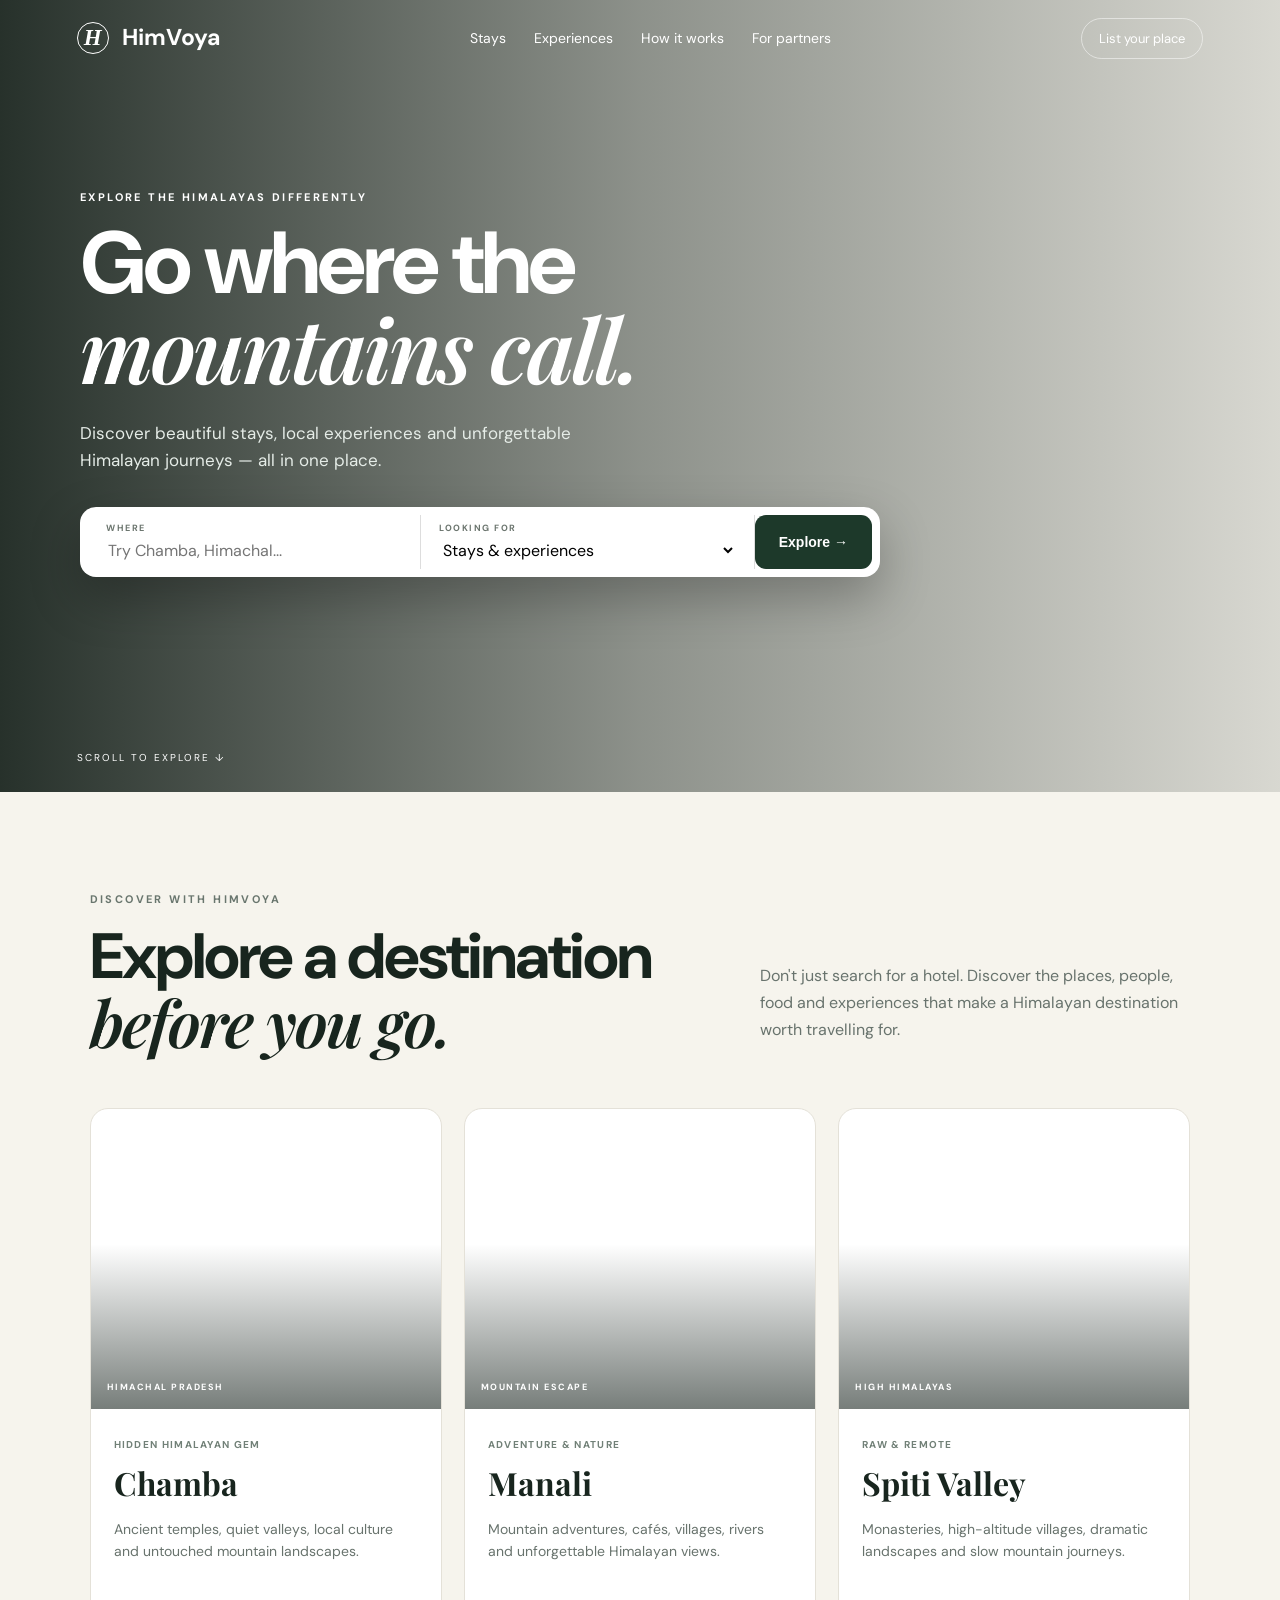
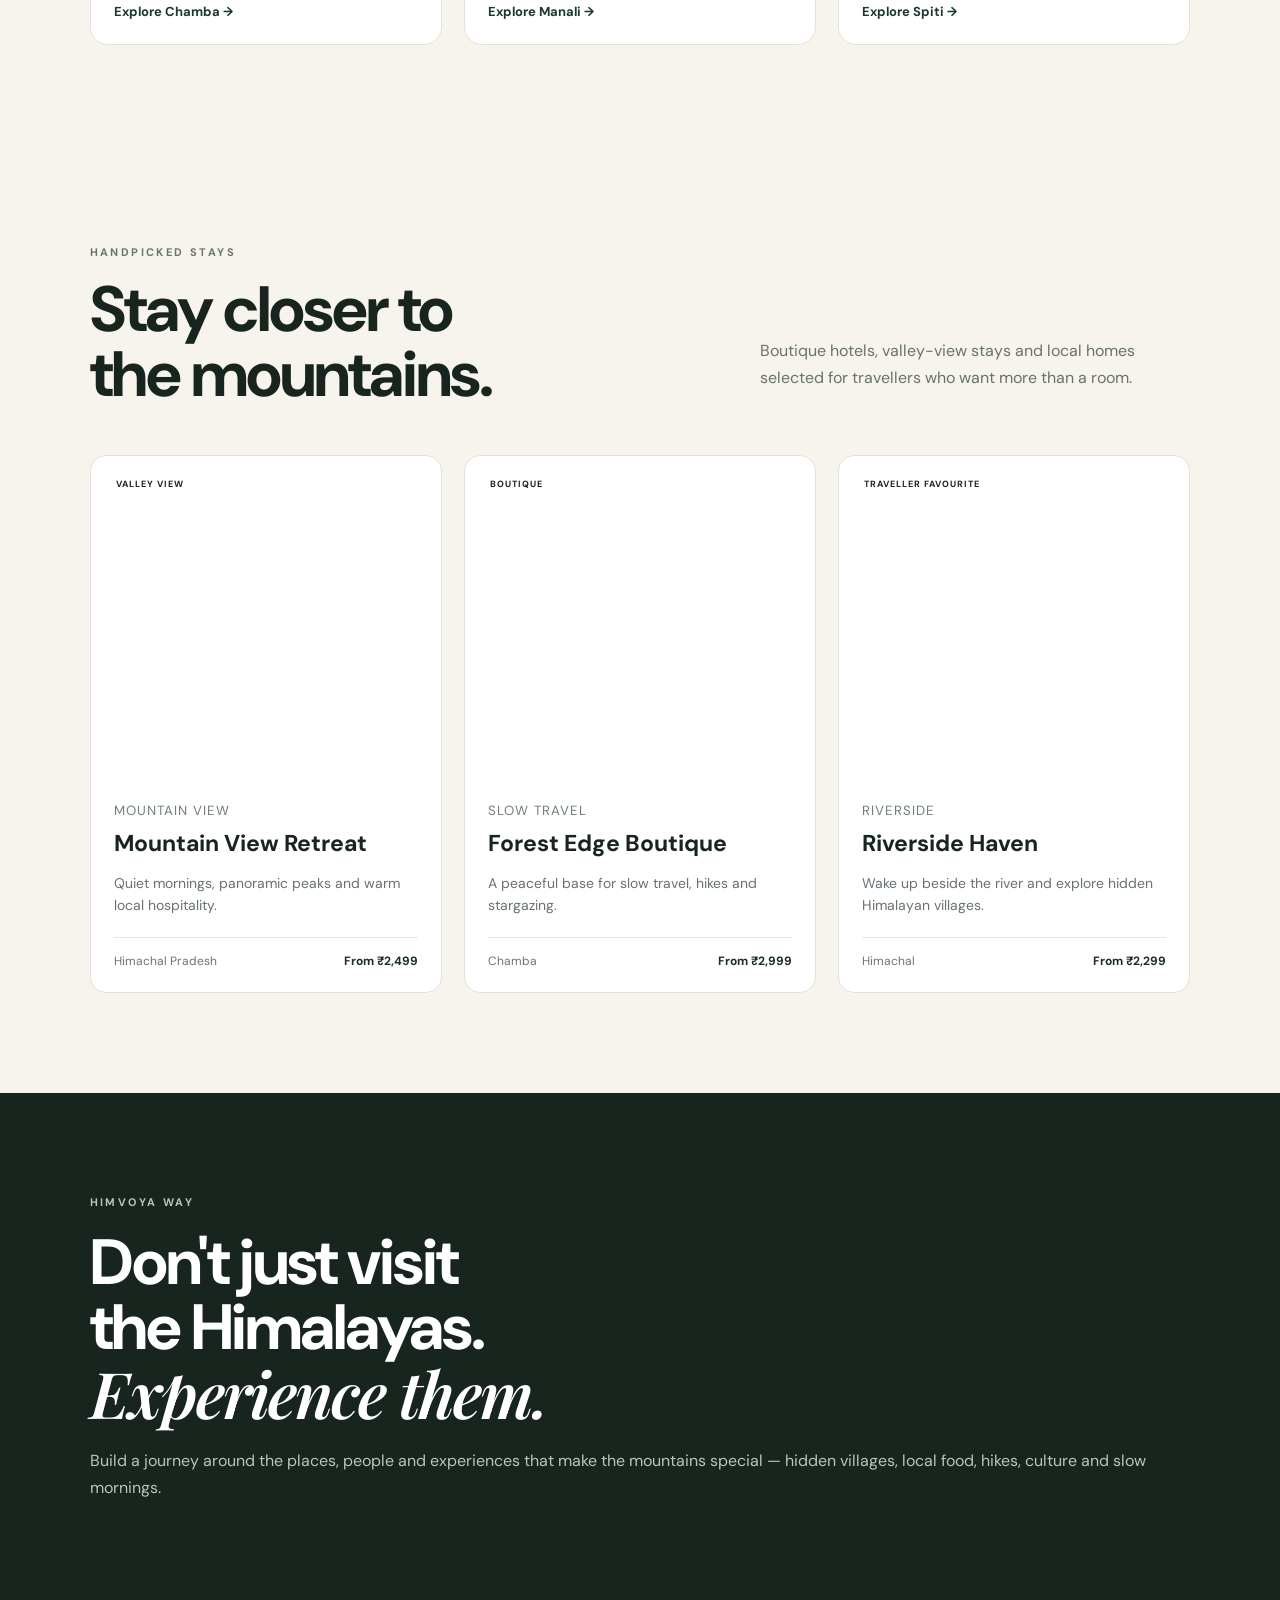
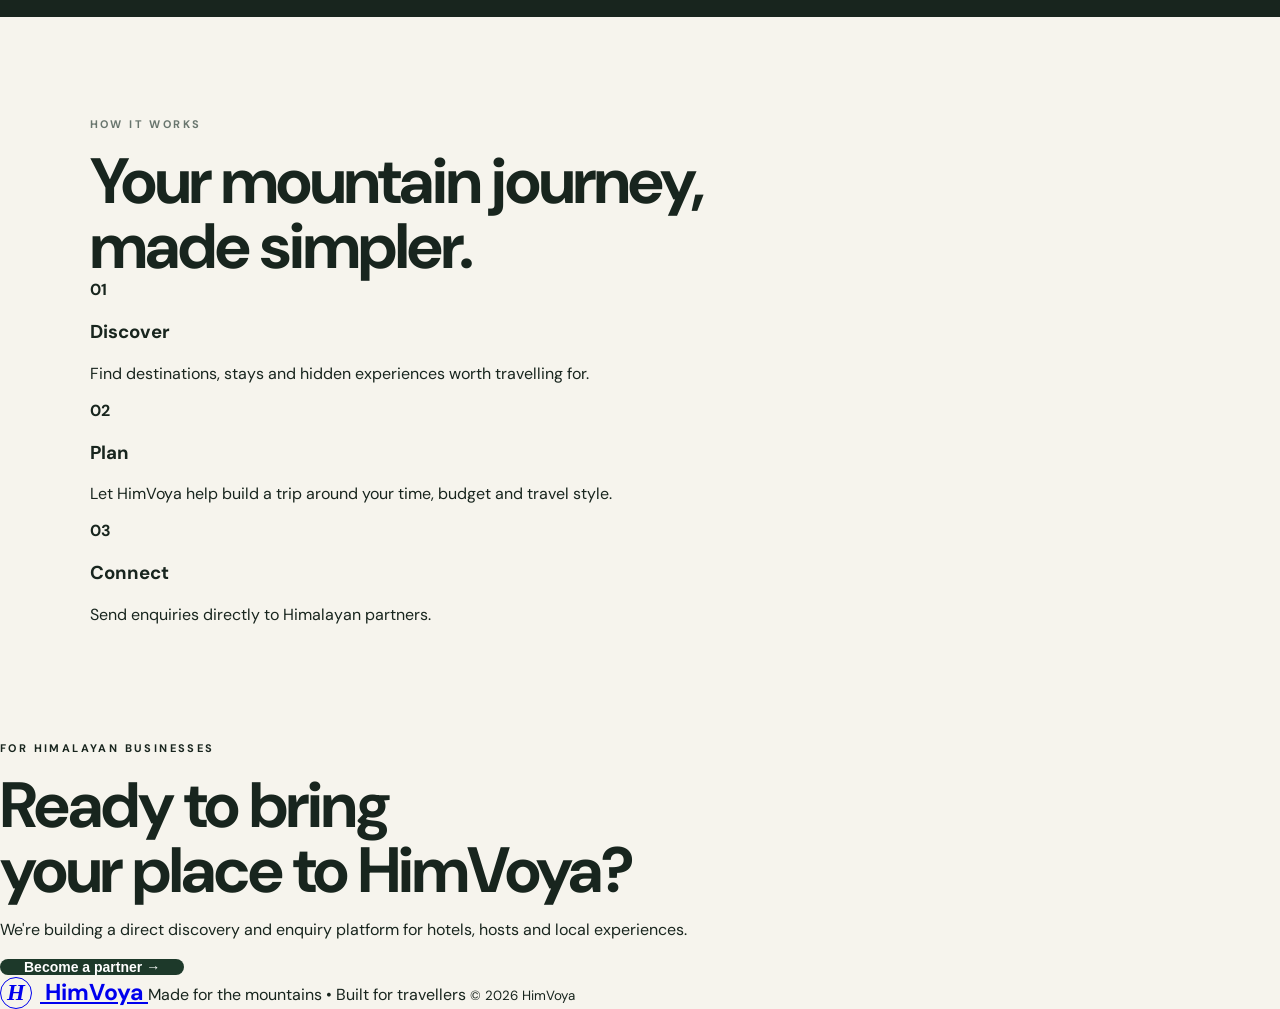
<file: index.html>
<!doctype html>
<html lang="en">

<head>
  <meta charset="UTF-8">
  <meta name="viewport" content="width=device-width,initial-scale=1">

  <meta
    name="description"
    content="HimVoya — explore Himalayan destinations, stays, experiences and AI-powered journeys."
  >

  <title>HimVoya — Explore the Himalayas Differently</title>

  <link rel="stylesheet" href="styles.css">
</head>

<body>

  <!-- =========================
       NAVIGATION
  ========================== -->

  <header class="nav">

    <a class="logo" href="#">
      <i>H</i> HimVoya
    </a>

    <nav>
      <a href="#stays">Stays</a>
      <a href="#experiences">Experiences</a>
      <a href="#how">How it works</a>
      <a href="#partner">For partners</a>
    </nav>

    <a class="outline" href="#partner" id="listPlaceBtn">
      List your place
    </a>

  </header>


  <!-- =========================
       HERO
  ========================== -->

  <section class="hero">

    <div class="shade"></div>

    <div class="hero-inner">

      <p class="eyebrow">
        EXPLORE THE HIMALAYAS DIFFERENTLY
      </p>

      <h1>
        Go where the<br>
        <em>mountains call.</em>
      </h1>

      <p class="lead">
        Discover beautiful stays, local experiences and unforgettable
        Himalayan journeys — all in one place.
      </p>


      <!-- SEARCH -->

      <form class="search" id="search">

        <div>

          <label for="where">
            WHERE
          </label>

          <input
            id="where"
            type="text"
            placeholder="Try Chamba, Himachal..."
            autocomplete="off"
          >

        </div>


        <div>

          <label for="kind">
            LOOKING FOR
          </label>

          <select id="kind">

            <option value="all">
              Stays & experiences
            </option>

            <option value="stay">
              Stays
            </option>

            <option value="experience">
              Experiences
            </option>

          </select>

        </div>


        <button type="submit">
          Explore <b>→</b>
        </button>

      </form>


      <p id="result"></p>

    </div>


    <span class="scroll">
      SCROLL TO EXPLORE ↓
    </span>

  </section>


  <!-- =========================
       DESTINATION DISCOVERY
  ========================== -->

  <section class="section destination-section" id="destinations">

    <div class="head">

      <div>

        <p class="eyebrow dark">
          DISCOVER WITH HIMVOYA
        </p>

        <h2>
          Explore a destination<br>
          <em>before you go.</em>
        </h2>

      </div>

      <p>
        Don't just search for a hotel. Discover the places,
        people, food and experiences that make a Himalayan
        destination worth travelling for.
      </p>

    </div>


    <div class="destination-cards">


      <!-- CHAMBA -->

      <article
        class="destination-card"
        data-destination="chamba"
      >

        <div class="destination-photo destination-chamba">

          <span>
            HIMACHAL PRADESH
          </span>

        </div>

        <div class="destination-body">

          <small>
            HIDDEN HIMALAYAN GEM
          </small>

          <h3>
            Chamba
          </h3>

          <p>
            Ancient temples, quiet valleys, local culture
            and untouched mountain landscapes.
          </p>

          <button
            class="destination-explore-btn"
            data-destination="chamba"
            type="button"
          >
            Explore Chamba →
          </button>

        </div>

      </article>


      <!-- MANALI -->

      <article
        class="destination-card"
        data-destination="manali"
      >

        <div class="destination-photo destination-manali">

          <span>
            MOUNTAIN ESCAPE
          </span>

        </div>

        <div class="destination-body">

          <small>
            ADVENTURE & NATURE
          </small>

          <h3>
            Manali
          </h3>

          <p>
            Mountain adventures, cafés, villages, rivers
            and unforgettable Himalayan views.
          </p>

          <button
            class="destination-explore-btn"
            data-destination="manali"
            type="button"
          >
            Explore Manali →
          </button>

        </div>

      </article>


      <!-- SPITI -->

      <article
        class="destination-card"
        data-destination="spiti"
      >

        <div class="destination-photo destination-spiti">

          <span>
            HIGH HIMALAYAS
          </span>

        </div>

        <div class="destination-body">

          <small>
            RAW & REMOTE
          </small>

          <h3>
            Spiti Valley
          </h3>

          <p>
            Monasteries, high-altitude villages, dramatic
            landscapes and slow mountain journeys.
          </p>

          <button
            class="destination-explore-btn"
            data-destination="spiti"
            type="button"
          >
            Explore Spiti →
          </button>

        </div>

      </article>

    </div>

  </section>


  <!-- =========================
       STAYS
  ========================== -->

  <section class="section" id="stays">

    <div class="head">

      <div>

        <p class="eyebrow dark">
          HANDPICKED STAYS
        </p>

        <h2>
          Stay closer to<br>
          the mountains.
        </h2>

      </div>


      <p>
        Boutique hotels, valley-view stays and local homes
        selected for travellers who want more than a room.
      </p>

    </div>


    <div class="cards" id="cards">


      <!-- PROPERTY 1 -->

      <article
        class="card"
        data-place="himachal"
        data-type="stay"
      >

        <div class="photo p1">

          <span>
            VALLEY VIEW
          </span>

        </div>

        <div class="body">

          <small>
            Mountain View
          </small>

          <h3>
            Mountain View Retreat
          </h3>

          <p>
            Quiet mornings, panoramic peaks and warm local hospitality.
          </p>

          <footer>

            <span>
              Himachal Pradesh
            </span>

            <strong>
              From ₹2,499
            </strong>

          </footer>

        </div>

      </article>


      <!-- PROPERTY 2 -->

      <article
        class="card"
        data-place="chamba"
        data-type="stay"
      >

        <div class="photo p2">

          <span>
            BOUTIQUE
          </span>

        </div>

        <div class="body">

          <small>
            Slow travel
          </small>

          <h3>
            Forest Edge Boutique
          </h3>

          <p>
            A peaceful base for slow travel, hikes and stargazing.
          </p>

          <footer>

            <span>
              Chamba
            </span>

            <strong>
              From ₹2,999
            </strong>

          </footer>

        </div>

      </article>


      <!-- PROPERTY 3 -->

      <article
        class="card"
        data-place="himachal"
        data-type="stay"
      >

        <div class="photo p3">

          <span>
            TRAVELLER FAVOURITE
          </span>

        </div>

        <div class="body">

          <small>
            Riverside
          </small>

          <h3>
            Riverside Haven
          </h3>

          <p>
            Wake up beside the river and explore hidden Himalayan villages.
          </p>

          <footer>

            <span>
              Himachal
            </span>

            <strong>
              From ₹2,299
            </strong>

          </footer>

        </div>

      </article>

    </div>

  </section>


  <!-- =========================
       EXPERIENCES
  ========================== -->

  <section
    class="dark-section"
    id="experiences"
  >

    <div>

      <p class="eyebrow">
        HIMVOYA WAY
      </p>

      <h2>
        Don't just visit<br>
        the Himalayas.<br>
        <em>Experience them.</em>
      </h2>

    </div>


    <p>
      Build a journey around the places, people and experiences
      that make the mountains special — hidden villages, local
      food, hikes, culture and slow mornings.
    </p>

  </section>


  <!-- =========================
       HOW IT WORKS
  ========================== -->

  <section
    class="section"
    id="how"
  >

    <p class="eyebrow dark">
      HOW IT WORKS
    </p>

    <h2>
      Your mountain journey,<br>
      made simpler.
    </h2>


    <div class="steps">

      <div>

        <b>01</b>

        <h3>
          Discover
        </h3>

        <p>
          Find destinations, stays and hidden experiences
          worth travelling for.
        </p>

      </div>


      <div>

        <b>02</b>

        <h3>
          Plan
        </h3>

        <p>
          Let HimVoya help build a trip around your time,
          budget and travel style.
        </p>

      </div>


      <div>

        <b>03</b>

        <h3>
          Connect
        </h3>

        <p>
          Send enquiries directly to Himalayan partners.
        </p>

      </div>

    </div>

  </section>


  <!-- =========================
       PARTNER
  ========================== -->

  <section
    class="partner"
    id="partner"
  >

    <div>

      <p class="eyebrow">
        FOR HIMALAYAN BUSINESSES
      </p>

      <h2>
        Ready to bring<br>
        your place to HimVoya?
      </h2>

      <p>
        We're building a direct discovery and enquiry platform
        for hotels, hosts and local experiences.
      </p>

    </div>


    <button
      id="partnerBtn"
      type="button"
    >
      Become a partner →
    </button>

  </section>


  <!-- =========================
       FOOTER
  ========================== -->

  <footer>

    <a class="logo" href="#">
      <i>H</i> HimVoya
    </a>

    <span>
      Made for the mountains • Built for travellers
    </span>

    <small>
      © 2026 HimVoya
    </small>

  </footer>


  <!-- =====================================================
       DESTINATION EXPERIENCE
  ====================================================== -->

  <div
    class="destination-experience"
    id="destinationExperience"
    aria-hidden="true"
  >

    <div
      class="destination-experience-backdrop"
      id="destinationExperienceBackdrop"
    ></div>


    <div
      class="destination-experience-panel"
      role="dialog"
      aria-modal="true"
      aria-labelledby="destinationTitle"
    >


      <!-- CLOSE -->

      <button
        class="destination-close"
        id="destinationClose"
        type="button"
        aria-label="Close destination experience"
      >
        ×
      </button>


      <!-- =========================
           DESTINATION HERO
      ========================== -->

      <div
        class="destination-hero"
        id="destinationHero"
      >

        <div class="destination-hero-overlay"></div>

        <div class="destination-hero-content">

          <p class="eyebrow">
            HIMVOYA DESTINATION EXPERIENCE
          </p>

          <h2 id="destinationTitle">
            Chamba
          </h2>

          <p id="destinationSubtitle">
            Discover the soul of the Himalayas.
          </p>

          <div class="destination-actions">

            <button
              class="destination-primary"
              id="askAIButton"
              type="button"
            >
              ✦ Ask HimVoya AI
            </button>

            <button
              class="destination-secondary"
              id="buildTripButton"
              type="button"
            >
              Build My Trip →
            </button>

            <button
              class="destination-secondary"
              id="virtualTourButton"
              type="button"
            >
              🎥 Virtual Tour →
            </button>

          </div>

        </div>

      </div>


      <!-- =========================
           VIRTUAL TOUR
      ========================== -->

      <section
        class="virtual-tour-section"
        id="virtualTourSection"
      >

        <div class="destination-section-heading">

          <p class="eyebrow dark">
            EXPLORE BEFORE YOU GO
          </p>

          <h3>
            Virtual Tour
          </h3>

        </div>

        <iframe
          id="tourVideoFrame"
          width="100%"
          height="400"
          style="border:0; border-radius:12px; margin-bottom:16px;"
          allow="autoplay; encrypted-media"
          allowfullscreen
        ></iframe>

        <iframe
          id="tourMapFrame"
          width="100%"
          height="300"
          style="border:0; border-radius:12px; margin-bottom:16px;"
        ></iframe>

        <div
          id="tourGallery"
          class="tour-gallery"
        ></div>

      </section>


      <!-- =========================
           AI GUIDE
      ========================== -->

      <section class="ai-guide-section">

        <div class="ai-guide-intro">

          <div>

            <p class="eyebrow dark">
              YOUR AI MOUNTAIN GUIDE
            </p>

            <h3>
              Ask HimVoya
            </h3>

            <p>
              Tell us what kind of journey you want.
              HimVoya AI will help you discover the destination.
            </p>

          </div>

          <span class="ai-status">
            ● AI GUIDE
          </span>

        </div>


        <div
          class="ai-chat"
          id="aiChat"
        >

          <div class="ai-message">

            <div class="ai-avatar">
              H
            </div>

            <div>

              <strong>
                HimVoya AI
              </strong>

              <p>
                Namaste 👋 I'm your HimVoya guide.
                Ask me anything about this destination.
              </p>

            </div>

          </div>

        </div>


        <div class="ai-suggestions">

          <button
            type="button"
            data-ai-question="What should I do here for 2 days?"
          >
            🗓️ 2-day itinerary
          </button>

          <button
            type="button"
            data-ai-question="What are the hidden places here?"
          >
            📍 Hidden places
          </button>

          <button
            type="button"
            data-ai-question="What local food should I try?"
          >
            🍲 Local food
          </button>

          <button
            type="button"
            data-ai-question="What experiences are best for couples?"
          >
            ❤️ Couple trip
          </button>

        </div>


        <form
          class="ai-input"
          id="aiForm"
        >

          <input
            id="aiQuestion"
            type="text"
            placeholder="Ask anything about this destination..."
            autocomplete="off"
          >

          <button
            type="submit"
            aria-label="Ask HimVoya AI"
          >
            →
          </button>

        </form>

      </section>


      <!-- =========================
           DESTINATION HIGHLIGHTS
      ========================== -->

      <section class="destination-content-section">

        <div class="destination-section-heading">

          <p class="eyebrow dark">
            DON'T MISS
          </p>

          <h3>
            Places worth experiencing.
          </h3>

        </div>


        <div class="experience-grid">


          <article class="experience-item">

            <div class="experience-icon">
              🏔️
            </div>

            <div>

              <h4>
                Mountain Views
              </h4>

              <p>
                Discover viewpoints and peaceful valleys away
                from crowded tourist spots.
              </p>

            </div>

          </article>


          <article class="experience-item">

            <div class="experience-icon">
              🛕
            </div>

            <div>

              <h4>
                Local Culture
              </h4>

              <p>
                Explore temples, villages and stories that
                give the destination its character.
              </p>

            </div>

          </article>


          <article class="experience-item">

            <div class="experience-icon">
              🌲
            </div>

            <div>

              <h4>
                Nature & Trails
              </h4>

              <p>
                Find walks, forest trails and slow Himalayan
                experiences.
              </p>

            </div>

          </article>


          <article class="experience-item">

            <div class="experience-icon">
              🍲
            </div>

            <div>

              <h4>
                Local Flavours
              </h4>

              <p>
                Taste regional food and discover authentic
                local dining experiences.
              </p>

            </div>

          </article>

        </div>

      </section>


      <!-- =========================
           AI ITINERARY
      ========================== -->

      <section
        class="ai-itinerary-section"
        id="aiItinerary"
      >

        <div class="itinerary-heading">

          <div>

            <p class="eyebrow dark">
              AI-POWERED TRIP PLANNER
            </p>

            <h3>
              Your journey, planned around you.
            </h3>

          </div>

          <span>
            PERSONALIZED
          </span>

        </div>


        <div class="trip-preferences">

          <button
            type="button"
            class="trip-option active"
            data-days="2"
          >
            2 Days
          </button>

          <button
            type="button"
            class="trip-option"
            data-days="3"
          >
            3 Days
          </button>

          <button
            type="button"
            class="trip-option"
            data-days="5"
          >
            5 Days
          </button>

          <button
            type="button"
            class="trip-option"
            data-days="7"
          >
            7 Days
          </button>

        </div>


        <div
          class="itinerary-result"
          id="itineraryResult"
        >

          <article class="day-card">

            <span>
              DAY 01
            </span>

            <h4>
              Arrive & Discover
            </h4>

            <p>
              Check into your stay, explore the local area,
              enjoy a relaxed evening and experience local food.
            </p>

          </article>


          <article class="day-card">

            <span>
              DAY 02
            </span>

            <h4>
              Explore Beyond
            </h4>

            <p>
              Visit a scenic viewpoint, discover a nearby village
              and finish the day with a peaceful Himalayan sunset.
            </p>

          </article>

        </div>


        <button
          class="generate-itinerary"
          id="generateItinerary"
          type="button"
        >
          ✦ Generate My Personalized Trip
        </button>

      </section>


      <!-- =========================
           RECOMMENDED STAYS
      ========================== -->

      <section class="destination-stays-section">

        <div class="destination-section-heading">

          <p class="eyebrow dark">
            STAY HERE
          </p>

          <h3>
            Places to make it your base.
          </h3>

        </div>


        <div class="mini-stay-grid">


          <article class="mini-stay">

            <div class="mini-stay-image mini-stay-one"></div>

            <div>

              <small>
                VALLEY VIEW
              </small>

              <h4>
                Mountain View Retreat
              </h4>

              <p>
                From ₹2,499
              </p>

              <button
                type="button"
                class="mini-stay-btn"
              >
                View Stay →
              </button>

            </div>

          </article>


          <article class="mini-stay">

            <div class="mini-stay-image mini-stay-two"></div>

            <div>

              <small>
                BOUTIQUE
              </small>

              <h4>
                Forest Edge Boutique
              </h4>

              <p>
                From ₹2,999
              </p>

              <button
                type="button"
                class="mini-stay-btn"
              >
                View Stay →
              </button>

            </div>

          </article>

        </div>

      </section>


    </div>
    <!-- /destination-experience-panel -->

  </div>
  <!-- /destination-experience -->


  <script src="script.js"></script>
  <script src="virtual-tour.js"></script>

</body>
</html>
</file>
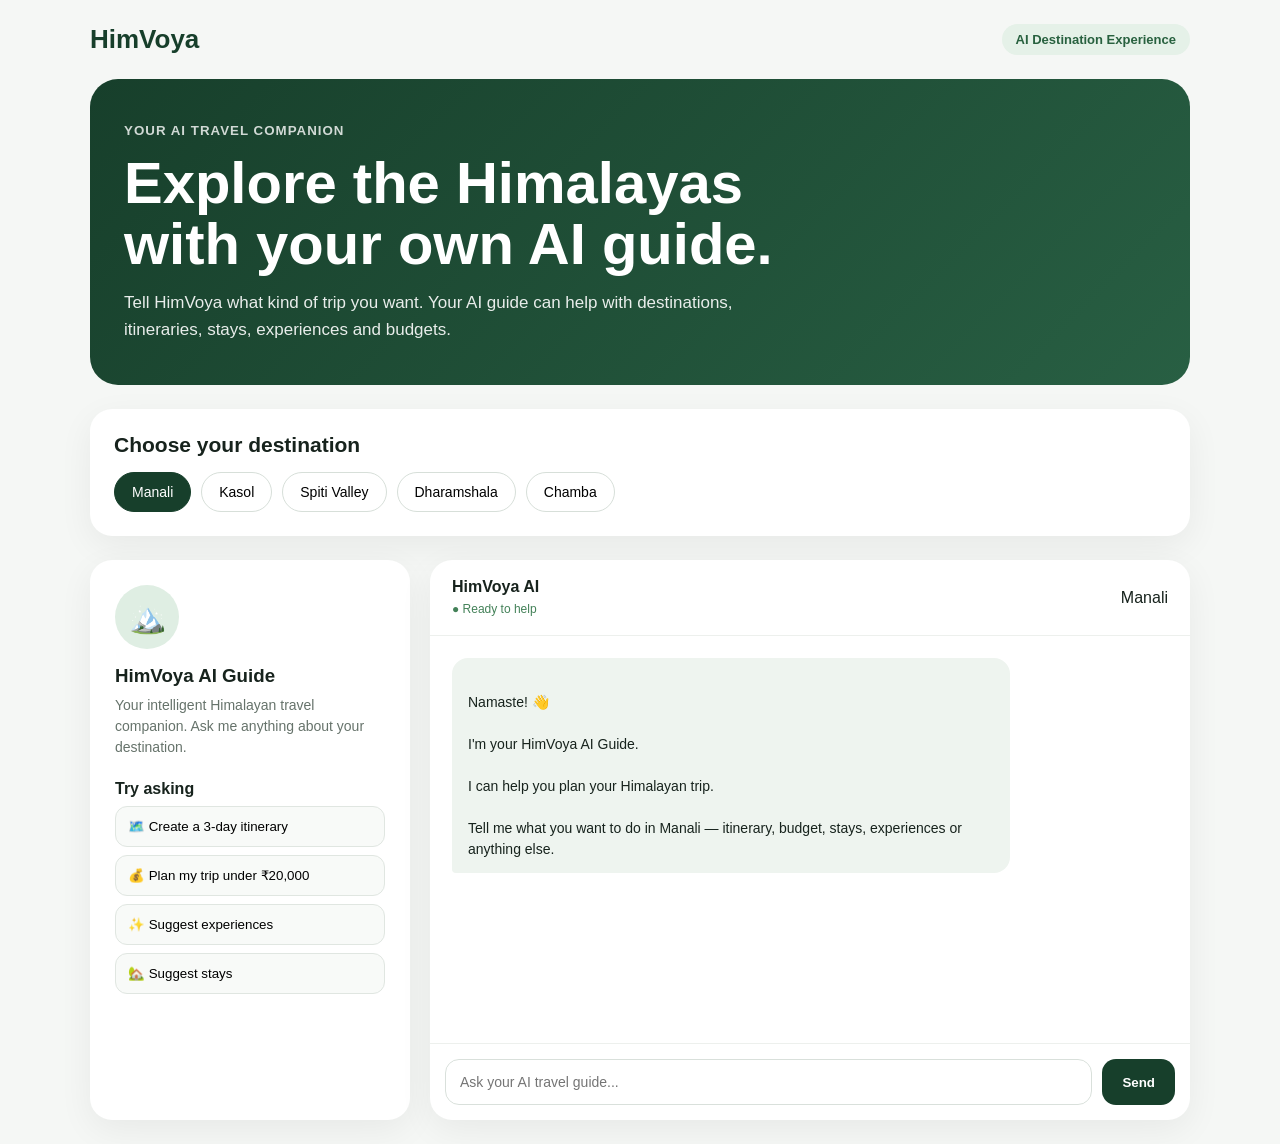
<file: ai-experience.html>
<!DOCTYPE html>
<html lang="en">
<head>
  <meta charset="UTF-8">
  <meta name="viewport" content="width=device-width, initial-scale=1.0">
  <title>HimVoya AI Destination Experience</title>

  <style>
    * {
      box-sizing: border-box;
      margin: 0;
      padding: 0;
    }

    body {
      font-family: Arial, sans-serif;
      background: #f5f7f5;
      color: #17231d;
    }

    .page {
      min-height: 100vh;
      padding: 24px;
    }

    .topbar {
      max-width: 1100px;
      margin: auto;
      display: flex;
      justify-content: space-between;
      align-items: center;
      margin-bottom: 24px;
    }

    .logo {
      font-size: 26px;
      font-weight: 800;
      color: #173f2b;
    }

    .badge {
      background: #e5f1e8;
      color: #28613f;
      padding: 8px 14px;
      border-radius: 30px;
      font-size: 13px;
      font-weight: 700;
    }

    .hero {
      max-width: 1100px;
      margin: auto;
      background: linear-gradient(135deg, #173f2b, #285f43);
      color: white;
      border-radius: 28px;
      padding: 42px 34px;
      margin-bottom: 24px;
    }

    .hero small {
      opacity: .8;
      font-weight: 700;
      letter-spacing: 1px;
    }

    .hero h1 {
      font-size: clamp(32px, 6vw, 58px);
      line-height: 1.05;
      max-width: 720px;
      margin: 14px 0;
    }

    .hero p {
      max-width: 650px;
      font-size: 17px;
      line-height: 1.6;
      opacity: .9;
    }

    .destination-box {
      max-width: 1100px;
      margin: auto;
      background: white;
      padding: 24px;
      border-radius: 22px;
      box-shadow: 0 10px 35px rgba(0,0,0,.06);
      margin-bottom: 24px;
    }

    .destination-box h2 {
      margin-bottom: 15px;
      font-size: 21px;
    }

    .destinations {
      display: flex;
      flex-wrap: wrap;
      gap: 10px;
    }

    .destination {
      border: 1px solid #d7dfd9;
      background: #fff;
      padding: 11px 17px;
      border-radius: 30px;
      cursor: pointer;
      font-size: 14px;
      transition: .2s;
    }

    .destination:hover,
    .destination.active {
      background: #173f2b;
      color: white;
      border-color: #173f2b;
    }

    .experience {
      max-width: 1100px;
      margin: auto;
      display: grid;
      grid-template-columns: 320px 1fr;
      gap: 20px;
    }

    .guide-card,
    .chat-card {
      background: white;
      border-radius: 22px;
      box-shadow: 0 10px 35px rgba(0,0,0,.06);
    }

    .guide-card {
      padding: 25px;
    }

    .guide-avatar {
      width: 64px;
      height: 64px;
      border-radius: 50%;
      background: #dfeee3;
      display: flex;
      align-items: center;
      justify-content: center;
      font-size: 30px;
      margin-bottom: 16px;
    }

    .guide-card h3 {
      margin-bottom: 8px;
    }

    .guide-card p {
      color: #66736b;
      line-height: 1.5;
      font-size: 14px;
    }

    .quick {
      margin-top: 22px;
    }

    .quick button {
      width: 100%;
      text-align: left;
      border: 1px solid #e0e6e1;
      background: #f8faf8;
      padding: 12px;
      border-radius: 12px;
      margin-top: 8px;
      cursor: pointer;
    }

    .chat-card {
      display: flex;
      flex-direction: column;
      min-height: 560px;
      overflow: hidden;
    }

    .chat-header {
      padding: 18px 22px;
      border-bottom: 1px solid #edf0ed;
      display: flex;
      justify-content: space-between;
      align-items: center;
    }

    .chat-header strong {
      display: block;
      margin-bottom: 3px;
    }

    .online {
      font-size: 12px;
      color: #438158;
    }

    .messages {
      flex: 1;
      padding: 22px;
      overflow-y: auto;
      min-height: 380px;
    }

    .message {
      max-width: 78%;
      padding: 13px 16px;
      border-radius: 16px;
      margin-bottom: 13px;
      line-height: 1.5;
      font-size: 14px;
      white-space: pre-line;
    }

    .ai {
      background: #eef4ef;
      border-bottom-left-radius: 4px;
    }

    .user {
      background: #173f2b;
      color: white;
      margin-left: auto;
      border-bottom-right-radius: 4px;
    }

    .composer {
      padding: 15px;
      border-top: 1px solid #edf0ed;
      display: flex;
      gap: 10px;
    }

    .composer input {
      flex: 1;
      border: 1px solid #d9e0db;
      border-radius: 14px;
      padding: 14px;
      outline: none;
      font-size: 14px;
    }

    .composer button {
      border: none;
      background: #173f2b;
      color: white;
      padding: 0 20px;
      border-radius: 14px;
      cursor: pointer;
      font-weight: 700;
    }

    .composer button:hover {
      background: #0f2f20;
    }

    .typing {
      opacity: .6;
      font-style: italic;
    }

    @media (max-width: 800px) {
      .page {
        padding: 12px;
      }

      .experience {
        grid-template-columns: 1fr;
      }

      .hero {
        padding: 30px 22px;
      }

      .message {
        max-width: 88%;
      }
    }
  </style>
</head>

<body>

  <div class="page">

    <div class="topbar">
      <div class="logo">HimVoya</div>
      <div class="badge">AI Destination Experience</div>
    </div>

    <section class="hero">
      <small>YOUR AI TRAVEL COMPANION</small>

      <h1>
        Explore the Himalayas with your own AI guide.
      </h1>

      <p>
        Tell HimVoya what kind of trip you want.
        Your AI guide can help with destinations,
        itineraries, stays, experiences and budgets.
      </p>
    </section>

    <section class="destination-box">

      <h2>Choose your destination</h2>

      <div class="destinations">

        <button class="destination active" data-destination="Manali">
          Manali
        </button>

        <button class="destination" data-destination="Kasol">
          Kasol
        </button>

        <button class="destination" data-destination="Spiti Valley">
          Spiti Valley
        </button>

        <button class="destination" data-destination="Dharamshala">
          Dharamshala
        </button>

        <button class="destination" data-destination="Chamba">
          Chamba
        </button>

      </div>

    </section>

    <section class="experience">

      <aside class="guide-card">

        <div class="guide-avatar">🏔️</div>

        <h3>HimVoya AI Guide</h3>

        <p>
          Your intelligent Himalayan travel companion.
          Ask me anything about your destination.
        </p>

        <div class="quick">

          <strong>Try asking</strong>

          <button data-question="Create a 3 day itinerary for me">
            🗺️ Create a 3-day itinerary
          </button>

          <button data-question="Plan a trip under ₹20000">
            💰 Plan my trip under ₹20,000
          </button>

          <button data-question="Suggest the best experiences">
            ✨ Suggest experiences
          </button>

          <button data-question="Suggest good stays">
            🏡 Suggest stays
          </button>

        </div>

      </aside>

      <main class="chat-card">

        <div class="chat-header">

          <div>
            <strong>HimVoya AI</strong>
            <span class="online">● Ready to help</span>
          </div>

          <span id="currentDestination">
            Manali
          </span>

        </div>

        <div class="messages" id="messages">

          <div class="message ai">
            Namaste! 👋

            I'm your HimVoya AI Guide.

            I can help you plan your Himalayan trip.

            Tell me what you want to do in Manali — itinerary, budget, stays, experiences or anything else.
          </div>

        </div>

        <div class="composer">

          <input
            id="userInput"
            type="text"
            placeholder="Ask your AI travel guide..."
          >

          <button id="sendButton">
            Send
          </button>

        </div>

      </main>

    </section>

  </div>

  <script>

    let selectedDestination = "Manali";

    const messages = document.getElementById("messages");
    const input = document.getElementById("userInput");
    const sendButton = document.getElementById("sendButton");
    const currentDestination =
      document.getElementById("currentDestination");

    const destinationButtons =
      document.querySelectorAll(".destination");

    const quickButtons =
      document.querySelectorAll(".quick button");


    function addMessage(text, type) {

      const message = document.createElement("div");

      message.className =
        "message " + type;

      message.textContent = text;

      messages.appendChild(message);

      messages.scrollTop =
        messages.scrollHeight;
    }


    function getAIResponse(question) {

      const q =
        question.toLowerCase();

      if (q.includes("3 day") ||
          q.includes("3-day") ||
          q.includes("itinerary")) {

        return `Absolutely! 🏔️

Here's a sample 3-day ${selectedDestination} plan:

Day 1 — Arrival & local exploration
• Check-in at your stay
• Explore the local market
• Café / local food experience
• Evening leisure

Day 2 — Himalayan experience
• Start early
• Visit a major scenic attraction
• Local activity / nature experience
• Sunset viewpoint

Day 3 — Slow Himalayan morning
• Breakfast with a mountain view
• Short local exploration
• Shopping / local experiences
• Departure

I can later personalize this according to your budget, travel dates and interests.`;
      }


      if (q.includes("20000") ||
    q.includes("budget") ||
    q.includes("price") ||
    q.includes("cost") ||
    q.includes("cheap") ||
    q.includes("afford")) {

  return `Yes 👍

I can help you plan a realistic ${selectedDestination} trip around your budget.

For a ₹20,000 budget, a practical starting breakdown could be:

🏡 Stay: ₹6,000–₹7,000
🍜 Food: ₹3,000–₹4,000
🚗 Local transport: ₹3,000
✨ Experiences: ₹2,000–₹3,000
💰 Emergency / buffer: ₹2,000

But I don't want to give you a generic plan.

Tell me:

1️⃣ Where are you travelling from?
2️⃣ How many people?
3️⃣ How many days?
4️⃣ Your maximum budget?

Then I'll create a personalised ${selectedDestination} plan for you.`;
}

      if (q.includes("stay") ||
          q.includes("hotel")) {

        return `🏡 For ${selectedDestination}, I can help you find stays based on:

• Mountain / valley view
• Budget
• Couple-friendly stays
• Family stays
• Boutique properties
• Unique local stays

In the full HimVoya version, these recommendations can connect directly to available properties.`;
      }


      if (q.includes("experience") ||
          q.includes("activity")) {

        return `✨ Some experiences I would consider for ${selectedDestination}:

• Local food experience
• Himalayan nature walk
• Scenic viewpoint
• Village / culture experience
• Adventure activity
• Sunset / sunrise experience

Tell me whether you prefer **adventure, nature, culture or relaxation** and I'll personalize them.`;
      }


      return `Great question! 😊

You're planning for ${selectedDestination}.

I can help you with:

🗺️ Itinerary
💰 Budget planning
🏡 Stays
✨ Experiences
🚗 Local travel
🍜 Food
📍 Places to visit

Try asking:
"Make me a 3-day itinerary"
or
"Plan my trip under ₹20,000".`;
    }


    function sendMessage() {

      const question =
        input.value.trim();

      if (!question) return;

      addMessage(question, "user");

      input.value = "";

      const typing =
        document.createElement("div");

      typing.className =
        "message ai typing";

      typing.textContent =
        "HimVoya AI is thinking...";

      messages.appendChild(typing);

      messages.scrollTop =
        messages.scrollHeight;


      setTimeout(() => {

        typing.remove();

        addMessage(
          getAIResponse(question),
          "ai"
        );

      }, 700);
    }


    sendButton.addEventListener(
      "click",
      sendMessage
    );


    input.addEventListener(
      "keydown",
      function(event) {

        if (event.key === "Enter") {
          sendMessage();
        }

      }
    );


    destinationButtons.forEach(
      function(button) {

        button.addEventListener(
          "click",
          function() {

            destinationButtons.forEach(
              btn =>
                btn.classList.remove("active")
            );

            button.classList.add("active");

            selectedDestination =
              button.dataset.destination;

            currentDestination.textContent =
              selectedDestination;

            addMessage(
              `Great choice! 🏔️

I've switched your destination to ${selectedDestination}.

What would you like me to plan?`,
              "ai"
            );

          }
        );

      }
    );


    quickButtons.forEach(
      function(button) {

        button.addEventListener(
          "click",
          function() {

            input.value =
              button.dataset.question;

            sendMessage();

          }
        );

      }
    );

  </script>

</body>
</html>
</file>
<file: styles.css>
@import url('https://fonts.googleapis.com/css2?family=DM+Sans:wght@400;500;600;700&family=Playfair+Display:ital,wght@0,600;1,600&display=swap');

* {
  box-sizing: border-box;
}

html {
  scroll-behavior: smooth;
}

body {
  margin: 0;
  background: #f6f4ed;
  color: #18251e;
  font-family: 'DM Sans', sans-serif;
}

body.modal-open {
  overflow: hidden;
}


/* =========================
   NAVIGATION
========================= */

.nav {
  position: absolute;
  top: 0;
  left: 0;
  width: 100%;
  height: 76px;
  z-index: 3;
  display: flex;
  align-items: center;
  justify-content: space-between;
  padding: 0 6%;
  color: #fff;
}

.logo {
  font-size: 23px;
  font-weight: 700;
}

.logo i {
  display: inline-grid;
  place-items: center;
  border: 1px solid currentColor;
  border-radius: 50%;
  width: 32px;
  height: 32px;
  font-family: Georgia;
  margin-right: 8px;
}

.nav nav {
  display: flex;
  gap: 28px;
  font-size: 14px;
}

.nav a {
  text-decoration: none;
  color: inherit;
}

.outline {
  border: 1px solid #ffffff80;
  padding: 11px 17px;
  border-radius: 30px;
  font-size: 13px;
  cursor: pointer;
}


/* =========================
   HERO
========================= */

.hero {
  height: 88vh;
  min-height: 700px;
  position: relative;
  color: white;
  background: url('https://images.unsplash.com/photo-1470770841072-f978cf4d019e?auto=format&fit=crop&w=2200&q=85') center/cover;
}

.shade {
  position: absolute;
  inset: 0;
  background: linear-gradient(
    90deg,
    #07130ddd,
    #07130d70,
    #07130d20
  );
}

.hero-inner {
  position: relative;
  z-index: 1;
  width: 88%;
  max-width: 1120px;
  margin: auto;
  padding-top: 190px;
}

.eyebrow {
  font-size: 11px;
  letter-spacing: 2.4px;
  font-weight: 700;
  margin: 0 0 18px;
}

.hero h1 {
  font-size: clamp(52px, 7vw, 88px);
  line-height: .95;
  letter-spacing: -3px;
  margin: 0 0 24px;
}

.hero em,
h2 em {
  font-family: 'Playfair Display', serif;
  font-weight: 600;
}

.lead {
  max-width: 570px;
  font-size: 17px;
  line-height: 1.6;
  color: #e5ece7;
}


/* =========================
   SEARCH
========================= */

.search {
  margin-top: 32px;
  background: white;
  color: #18251e;
  border-radius: 16px;
  padding: 8px;
  max-width: 800px;
  display: flex;
  box-shadow: 0 20px 50px #0004;
}

.search > div {
  flex: 1;
  padding: 7px 18px;
  border-right: 1px solid #ddd;
}

.search label {
  display: block;
  font-size: 9px;
  letter-spacing: 1.5px;
  font-weight: 700;
  color: #6b756e;
}

.search input,
.search select {
  border: 0;
  outline: 0;
  width: 100%;
  font: inherit;
  margin-top: 5px;
  background: white;
}

.search button,
#partner button {
  border: 0;
  border-radius: 11px;
  background: #1d392a;
  color: white;
  padding: 0 24px;
  font-weight: 700;
  font-size: 14px;
  cursor: pointer;
}

.hero-inner > #result {
  font-size: 13px;
  min-height: 18px;
}

.scroll {
  position: absolute;
  bottom: 28px;
  left: 6%;
  font-size: 10px;
  letter-spacing: 2px;
}


/* =========================
   GENERAL SECTIONS
========================= */

.section {
  padding: 100px 7%;
  max-width: 1400px;
  margin: auto;
}

.head {
  display: flex;
  justify-content: space-between;
  align-items: end;
  gap: 50px;
  margin-bottom: 48px;
}

.head > p {
  max-width: 430px;
  color: #68736d;
  line-height: 1.7;
}

.dark {
  color: #69766e;
}

.section h2,
.dark-section h2,
.partner h2 {
  font-size: clamp(40px, 5vw, 64px);
  line-height: 1.02;
  letter-spacing: -2px;
  margin: 0;
}


/* =========================
   PROPERTY CARDS
========================= */

.cards {
  display: grid;
  grid-template-columns: repeat(3, 1fr);
  gap: 22px;
}

.card {
  background: white;
  border: 1px solid #e4e1d8;
  border-radius: 16px;
  overflow: hidden;
  transition: .25s;
}

.card:hover {
  transform: translateY(-5px);
  box-shadow: 0 18px 40px #17201916;
}

.photo {
  height: 320px;
  background-size: cover;
  background-position: center;
  position: relative;
}

.photo span {
  position: absolute;
  top: 15px;
  left: 15px;
  background: white;
  border-radius: 20px;
  padding: 7px 10px;
  font-size: 9px;
  font-weight: 700;
  letter-spacing: 1px;
}

.p1 {
  background-image: url('https://images.unsplash.com/photo-1500534623283-312aade485b7?auto=format&fit=crop&w=1000&q=80');
}

.p2 {
  background-image: url('https://images.unsplash.com/photo-1464822759023-fed622ff2c3b?auto=format&fit=crop&w=1000&q=80');
}

.p3 {
  background-image: url('https://images.unsplash.com/photo-1501785888041-af3ef285b470?auto=format&fit=crop&w=1000&q=80');
}

.body {
  padding: 23px;
}

.body small {
  color: #718077;
  text-transform: uppercase;
  letter-spacing: 1px;
}

.body h3 {
  font-size: 23px;
  margin: 8px 0;
}

.body p {
  color: #68736d;
  line-height: 1.6;
  font-size: 14px;
  min-height: 45px;
}

.body footer {
  border-top: 1px solid #e7e4db;
  padding-top: 15px;
  margin-top: 20px;
  display: flex;
  justify-content: space-between;
  font-size: 12px;
  color: #69756d;
}

.body strong {
  color: #1c2d23;
}


/* =========================
   DARK SECTION
========================= */

.dark-section {
  background: #18251e;
  color: white;
  max-width: none;
  padding: 100px 7%;
}

.dark-section p {
  color: #b9c4bd;
  line-height: 1.7;
}

.dark-section h2 {
  color: white;
}

@media (max-width: 900px) {
  .cards {
    grid-template-columns: repeat(2, 1fr);
  }

  .photo {
    height: 260px;
  }
}

@media (max-width: 600px) {
  .section {
    padding: 70px 5%;
  }

  .cards {
    grid-template-columns: 1fr;
    gap: 18px;
  }

  .photo {
    height: 240px;
  }

  .body {
    padding: 19px;
  }

  .body h3 {
    font-size: 21px;
  }

  .body p {
    min-height: auto;
  }
}
/* =========================
   HIMVOYA — PARTNER MODAL
   PREMIUM LIST YOUR PLACE
========================= */

.partner-modal {
  position: fixed;
  inset: 0;
  z-index: 1000;
  display: none;
  align-items: center;
  justify-content: center;
  padding: 24px;
}

.partner-modal.active {
  display: flex;
}

.partner-backdrop {
  position: absolute;
  inset: 0;
  background: rgba(7, 19, 13, 0.72);
  backdrop-filter: blur(8px);
}

.partner-dialog {
  position: relative;
  z-index: 1;
  width: min(720px, 100%);
  max-height: 92vh;
  overflow-y: auto;
  background: #fdfcf8;
  color: #18251e;
  border-radius: 24px;
  box-shadow: 0 30px 90px rgba(0, 0, 0, 0.28);
  border: 1px solid #ffffff;
  animation: partnerModalIn 0.25s ease-out;
}

@keyframes partnerModalIn {
  from {
    opacity: 0;
    transform: translateY(18px) scale(0.98);
  }

  to {
    opacity: 1;
    transform: translateY(0) scale(1);
  }
}

.partner-close {
  position: absolute;
  top: 18px;
  right: 18px;
  width: 42px;
  height: 42px;
  border: 1px solid #deddd5;
  border-radius: 50%;
  background: rgba(255, 255, 255, 0.9);
  color: #18251e;
  font-size: 25px;
  line-height: 1;
  cursor: pointer;
  z-index: 3;
}

.partner-close:hover {
  background: #18251e;
  color: white;
}

.partner-content {
  padding: 48px;
}

.partner-content .eyebrow {
  margin-bottom: 12px;
}

.partner-content h2 {
  font-family: 'Playfair Display', serif;
  font-size: clamp(38px, 6vw, 58px);
  line-height: 1;
  letter-spacing: -1.8px;
  margin: 0 55px 14px 0;
}

.partner-content > p:not(.eyebrow) {
  color: #68736d;
  line-height: 1.65;
  max-width: 560px;
  margin: 0 0 30px;
}


/* FORM */

#partnerForm {
  display: grid;
  grid-template-columns: 1fr 1fr;
  gap: 18px 16px;
}

#partnerForm label {
  display: block;
  grid-column: span 2;
  margin: 3px 0 -8px;
  color: #66736b;
  font-size: 10px;
  font-weight: 700;
  letter-spacing: 1.5px;
}

#partnerForm input,
#partnerForm select,
#partnerForm textarea {
  width: 100%;
  border: 1px solid #dcdcd3;
  border-radius: 12px;
  background: #fff;
  color: #18251e;
  font: inherit;
  outline: none;
  transition: border-color .2s, box-shadow .2s;
}

#partnerForm input,
#partnerForm select {
  height: 52px;
  padding: 0 15px;
}

#partnerForm textarea {
  min-height: 130px;
  padding: 14px 15px;
  resize: vertical;
  line-height: 1.55;
}

#partnerForm input::placeholder,
#partnerForm textarea::placeholder {
  color: #9aa19c;
}

#partnerForm input:focus,
#partnerForm select:focus,
#partnerForm textarea:focus {
  border-color: #426650;
  box-shadow: 0 0 0 4px rgba(66, 102, 80, 0.10);
}


/* TWO-COLUMN FIELD LAYOUT */

#partnerName,
#propertyName,
#propertyLocation,
#propertyType,
#propertyPrice,
#partnerPhone {
  grid-column: span 1;
}


/* DESCRIPTION */

#propertyDescription {
  grid-column: span 2;
}


/* SUBMIT */

#partnerForm .primary-action {
  grid-column: span 2;
  min-height: 54px;
  margin-top: 4px;
  border: 0;
  border-radius: 13px;
  background: #1d392a;
  color: white;
  font: inherit;
  font-weight: 700;
  font-size: 14px;
  cursor: pointer;
  transition: transform .2s, background .2s, box-shadow .2s;
  box-shadow: 0 10px 25px rgba(29, 57, 42, 0.18);
}

#partnerForm .primary-action:hover {
  background: #254936;
  transform: translateY(-2px);
  box-shadow: 0 14px 30px rgba(29, 57, 42, 0.24);
}

#partnerForm .primary-action:active {
  transform: translateY(0);
}

#partnerMessage {
  grid-column: span 2;
  margin: 0;
  text-align: center;
}


/* SMALL FORM HINT */

#partnerForm::after {
  content: "By submitting, you agree to let HimVoya contact you about your listing.";
  grid-column: span 2;
  text-align: center;
  color: #8a928d;
  font-size: 11px;
  line-height: 1.5;
  margin-top: -6px;
}


/* MOBILE */

@media (max-width: 600px) {

  .partner-modal {
    padding: 12px;
    align-items: flex-end;
  }

  .partner-dialog {
    width: 100%;
    max-height: 94vh;
    border-radius: 22px 22px 16px 16px;
  }

  .partner-content {
    padding: 34px 20px 24px;
  }

  .partner-close {
    top: 13px;
    right: 13px;
    width: 38px;
    height: 38px;
    font-size: 22px;
  }

  .partner-content h2 {
    font-size: 40px;
    margin-right: 45px;
  }

  .partner-content > p:not(.eyebrow) {
    font-size: 14px;
    margin-bottom: 25px;
  }

  #partnerForm {
    grid-template-columns: 1fr;
    gap: 15px;
  }

  #partnerForm label,
  #partnerName,
  #propertyName,
  #propertyLocation,
  #propertyType,
  #propertyPrice,
  #partnerPhone,
  #propertyDescription,
  #partnerForm .primary-action,
  #partnerMessage,
  #partnerForm::after {
    grid-column: span 1;
  }

  #partnerForm label {
    margin-bottom: -7px;
  }

  #partnerForm input,
  #partnerForm select {
    height: 50px;
  }

  #propertyDescription {
    min-height: 120px;
  }

}
/* =========================================================
   HIMVOYA DESTINATION EXPERIENCE
   AI DESTINATION DISCOVERY UI
========================================================= */

/* Destination discovery cards */

.destination-section {
  background: #f6f4ed;
}

.destination-cards {
  display: grid;
  grid-template-columns: repeat(3, 1fr);
  gap: 22px;
}

.destination-card {
  background: #fff;
  border: 1px solid #e4e1d8;
  border-radius: 18px;
  overflow: hidden;
  transition: .25s ease;
}

.destination-card:hover {
  transform: translateY(-6px);
  box-shadow: 0 20px 45px rgba(24, 37, 30, .12);
}

.destination-photo {
  height: 300px;
  background-size: cover;
  background-position: center;
  position: relative;
}

.destination-photo::after {
  content: "";
  position: absolute;
  inset: 0;
  background: linear-gradient(
    180deg,
    transparent 45%,
    rgba(7, 19, 13, .55)
  );
}

.destination-photo span {
  position: absolute;
  z-index: 2;
  left: 16px;
  bottom: 16px;
  color: white;
  font-size: 9px;
  font-weight: 700;
  letter-spacing: 1.5px;
}

.destination-chamba {
  background-image: url(
    'https://images.unsplash.com/photo-1544735716-392fe2489ffa?auto=format&fit=crop&w=1200&q=85'
  );
}

.destination-manali {
  background-image: url(
    'https://images.unsplash.com/photo-1605649487212-47bdab064df7?auto=format&fit=crop&w=1200&q=85'
  );
}

.destination-spiti {
  background-image: url(
    'https://images.unsplash.com/photo-1598091383021-15ddea10925d?auto=format&fit=crop&w=1200&q=85'
  );
}

.destination-body {
  padding: 23px;
}

.destination-body small {
  color: #718077;
  font-size: 10px;
  font-weight: 700;
  letter-spacing: 1.3px;
}

.destination-body h3 {
  font-family: 'Playfair Display', serif;
  font-size: 32px;
  margin: 8px 0;
}

.destination-body p {
  color: #68736d;
  font-size: 14px;
  line-height: 1.6;
  min-height: 68px;
}

.destination-explore-btn {
  border: 0;
  background: transparent;
  padding: 0;
  color: #1d392a;
  font: inherit;
  font-size: 13px;
  font-weight: 700;
  cursor: pointer;
}


/* =========================================================
   DESTINATION EXPERIENCE OVERLAY
========================================================= */

.destination-experience {
  position: fixed;
  inset: 0;
  z-index: 2000;
  display: none;
}

.destination-experience.active {
  display: block;
}

.destination-experience-backdrop {
  position: absolute;
  inset: 0;
  background: rgba(5, 14, 10, .78);
  backdrop-filter: blur(10px);
}

.destination-experience-panel {
  position: absolute;
  inset: 20px;
  overflow-y: auto;
  background: #f6f4ed;
  border-radius: 24px;
  box-shadow: 0 40px 120px rgba(0,0,0,.35);
  animation: destinationExperienceIn .3s ease;
}

@keyframes destinationExperienceIn {

  from {
    opacity: 0;
    transform: translateY(25px) scale(.98);
  }

  to {
    opacity: 1;
    transform: translateY(0) scale(1);
  }

}

.destination-close {
  position: fixed;
  z-index: 20;
  top: 38px;
  right: 38px;

  width: 46px;
  height: 46px;

  border: 1px solid rgba(255,255,255,.45);
  border-radius: 50%;

  background: rgba(0,0,0,.25);
  backdrop-filter: blur(8px);

  color: white;
  font-size: 28px;
  line-height: 1;

  cursor: pointer;
}


/* =========================================================
   DESTINATION HERO
========================================================= */

.destination-hero {
  min-height: 620px;
  position: relative;

  display: flex;
  align-items: flex-end;

  color: white;

  background:
    linear-gradient(
      90deg,
      rgba(5,17,11,.88),
      rgba(5,17,11,.25)
    ),
    url(
      'https://images.unsplash.com/photo-1544735716-392fe2489ffa?auto=format&fit=crop&w=2200&q=90'
    )
    center/cover;
}

.destination-hero-overlay {
  position: absolute;
  inset: 0;

  background:
    linear-gradient(
      0deg,
      rgba(5,17,11,.75),
      transparent 65%
    );
}

.destination-hero-content {
  position: relative;
  z-index: 2;

  width: 100%;
  max-width: 1200px;

  margin: auto;

  padding:
    100px
    7%
    70px;
}

.destination-hero-content h2 {
  margin: 0 0 12px;

  font-size: clamp(60px, 9vw, 110px);
  line-height: .9;
  letter-spacing: -4px;

  font-family: 'Playfair Display', serif;
}

.destination-hero-content > p:not(.eyebrow) {
  max-width: 550px;

  margin: 0;

  color: #e4ebe6;

  font-size: 18px;
  line-height: 1.6;
}

.destination-actions {
  display: flex;
  gap: 12px;
  margin-top: 30px;
}

.destination-primary,
.destination-secondary {
  min-height: 50px;

  padding: 0 22px;

  border-radius: 12px;

  font: inherit;
  font-size: 13px;
  font-weight: 700;

  cursor: pointer;
}

.destination-primary {
  border: 0;
  background: white;
  color: #18251e;
}

.destination-secondary {
  border: 1px solid rgba(255,255,255,.55);
  background: rgba(255,255,255,.08);
  color: white;
  backdrop-filter: blur(8px);
}


/* =========================================================
   AI GUIDE
========================================================= */

.ai-guide-section {
  max-width: 1050px;
  margin: auto;
  padding: 90px 7%;
}

.ai-guide-intro {
  display: flex;
  justify-content: space-between;
  align-items: flex-end;
  gap: 30px;

  margin-bottom: 28px;
}

.ai-guide-intro h3 {
  margin: 0 0 10px;

  font-family: 'Playfair Display', serif;
  font-size: 48px;
  letter-spacing: -1.5px;
}

.ai-guide-intro p:not(.eyebrow) {
  max-width: 560px;
  margin: 0;

  color: #68736d;
  line-height: 1.6;
}

.ai-status {
  white-space: nowrap;

  padding: 8px 12px;

  border: 1px solid #d7ddd7;
  border-radius: 20px;

  color: #41634e;

  font-size: 10px;
  font-weight: 700;
  letter-spacing: 1px;
}

.ai-chat {
  min-height: 180px;

  padding: 25px;

  border: 1px solid #dedfd8;
  border-radius: 18px;

  background: white;
  box-shadow: 0 15px 40px rgba(24,37,30,.06);
}

.ai-message {
  display: flex;
  gap: 14px;
  align-items: flex-start;
}

.ai-avatar {
  flex: 0 0 38px;

  width: 38px;
  height: 38px;

  display: grid;
  place-items: center;

  border-radius: 50%;

  background: #1d392a;
  color: white;

  font-family: Georgia, serif;
  font-weight: 700;
}

.ai-message strong {
  display: block;
  margin-bottom: 5px;
  font-size: 13px;
}

.ai-message p {
  margin: 0;

  color: #68736d;

  line-height: 1.6;
  font-size: 14px;
}

.ai-suggestions {
  display: flex;
  flex-wrap: wrap;
  gap: 9px;

  margin: 15px 0;
}

.ai-suggestions button {
  border: 1px solid #d9ddd8;
  border-radius: 30px;

  background: white;
  color: #304237;

  padding: 10px 14px;

  font: inherit;
  font-size: 12px;

  cursor: pointer;

  transition: .2s;
}

.ai-suggestions button:hover {
  border-color: #1d392a;
  transform: translateY(-1px);
}

.ai-input {
  display: flex;
  gap: 8px;

  padding: 7px;

  background: white;

  border: 1px solid #d8dcd7;
  border-radius: 14px;
}

.ai-input input {
  flex: 1;

  min-width: 0;

  border: 0;
  outline: 0;

  padding: 0 12px;

  background: transparent;

  font: inherit;
  color: #18251e;
}

.ai-input button {
  width: 44px;
  height: 44px;

  border: 0;
  border-radius: 10px;

  background: #1d392a;
  color: white;

  font-size: 20px;

  cursor: pointer;
}


/* =========================================================
   DESTINATION CONTENT
========================================================= */

.destination-content-section,
.destination-stays-section {
  max-width: 1200px;
  margin: auto;

  padding: 30px 7% 90px;
}

.destination-section-heading {
  margin-bottom: 35px;
}

.destination-section-heading h3 {
  margin: 0;

  font-family: 'Playfair Display', serif;

  font-size: clamp(36px, 5vw, 55px);
  letter-spacing: -1.5px;
}

.experience-grid {
  display: grid;
  grid-template-columns: repeat(2, 1fr);
  gap: 15px;
}

.experience-item {
  display: flex;
  gap: 18px;

  padding: 25px;

  border: 1px solid #dedfd7;
  border-radius: 16px;

  background: #fff;
}

.experience-icon {
  flex: 0 0 45px;

  width: 45px;
  height: 45px;

  display: grid;
  place-items: center;

  border-radius: 12px;

  background: #edf1eb;

  font-size: 20px;
}

.experience-item h4 {
  margin: 0 0 7px;
  font-size: 17px;
}

.experience-item p {
  margin: 0;

  color: #68736d;

  font-size: 13px;
  line-height: 1.6;
}


/* =========================================================
   AI ITINERARY
========================================================= */

.ai-itinerary-section {
  max-width: 1200px;
  margin: 0 auto 80px;

  padding: 65px 7%;

  border-radius: 24px;

  background: #e9eee8;
}

.itinerary-heading {
  display: flex;
  justify-content: space-between;
  gap: 30px;
  align-items: flex-end;
}

.itinerary-heading h3 {
  margin: 0;

  font-family: 'Playfair Display', serif;

  font-size: clamp(34px, 5vw, 50px);
  letter-spacing: -1.5px;
}

.itinerary-heading > span {
  padding: 8px 11px;

  border-radius: 20px;

  background: white;

  color: #526258;

  font-size: 9px;
  font-weight: 700;
  letter-spacing: 1px;
}

.trip-preferences {
  display: flex;
  gap: 8px;
  flex-wrap: wrap;

  margin: 28px 0;
}

.trip-option {
  border: 1px solid #ccd4cd;

  padding: 10px 17px;

  border-radius: 25px;

  background: transparent;

  color: #425148;

  font: inherit;
  font-size: 12px;
  font-weight: 600;

  cursor: pointer;
}

.trip-option.active {
  background: #1d392a;
  border-color: #1d392a;
  color: white;
}

.itinerary-result {
  display: grid;
  grid-template-columns: repeat(2, 1fr);
  gap: 15px;
}

.day-card {
  padding: 25px;

  border: 1px solid #d8ded7;
  border-radius: 16px;

  background: rgba(255,255,255,.7);
}

.day-card span {
  color: #63746a;

  font-size: 9px;
  font-weight: 700;
  letter-spacing: 1.5px;
}

.day-card h4 {
  margin: 10px 0 8px;
  font-size: 20px;
}

.day-card p {
  margin: 0;

  color: #68736d;

  font-size: 13px;
  line-height: 1.65;
}

.generate-itinerary {
  margin-top: 20px;

  min-height: 52px;

  padding: 0 22px;

  border: 0;
  border-radius: 12px;

  background: #1d392a;
  color: white;

  font: inherit;
  font-size: 13px;
  font-weight: 700;

  cursor: pointer;
}


/* =========================================================
   MINI STAYS
========================================================= */

.mini-stay-grid {
  display: grid;
  grid-template-columns: repeat(2, 1fr);
  gap: 18px;
}

.mini-stay {
  display: grid;
  grid-template-columns: 170px 1fr;
  gap: 20px;

  padding: 15px;

  border: 1px solid #e0ded6;
  border-radius: 17px;

  background: white;
}

.mini-stay-image {
  min-height: 170px;

  border-radius: 12px;

  background-size: cover;
  background-position: center;
}

.mini-stay-one {
  background-image: url(
    'https://images.unsplash.com/photo-1500534623283-312aade485b7?auto=format&fit=crop&w=700&q=80'
  );
}

.mini-stay-two {
  background-image: url(
    'https://images.unsplash.com/photo-1464822759023-fed622ff2c3b?auto=format&fit=crop&w=700&q=80'
  );
}

.mini-stay small {
  color: #718077;

  font-size: 9px;
  font-weight: 700;
  letter-spacing: 1px;
}

.mini-stay h4 {
  margin: 8px 0;

  font-size: 18px;
}

.mini-stay p {
  margin: 0 0 18px;

  color: #68736d;

  font-size: 13px;
}

.mini-stay-btn {
  border: 0;
  padding: 0;

  background: transparent;

  color: #1d392a;

  font: inherit;
  font-size: 12px;
  font-weight: 700;

  cursor: pointer;
}


/* =========================================================
   FINAL DESTINATION CTA
========================================================= */

.destination-final-cta {
  padding: 100px 7%;

  background: #18251e;

  color: white;

  text-align: center;
}

.destination-final-cta h3 {
  margin: 0 0 18px;

  font-family: 'Playfair Display', serif;

  font-size: clamp(42px, 6vw, 70px);

  line-height: 1;

  letter-spacing: -2px;
}

.destination-final-cta > p:not(.eyebrow) {
  max-width: 520px;

  margin: 0 auto 28px;

  color: #bbc6bf;

  line-height: 1.6;
}


/* =========================================================
   DESTINATION MOBILE
========================================================= */

@media (max-width: 900px) {

  .destination-cards {
    grid-template-columns: 1fr 1fr;
  }

  .experience-grid {
    grid-template-columns: 1fr;
  }

  .itinerary-result {
    grid-template-columns: 1fr;
  }

  .mini-stay-grid {
    grid-template-columns: 1fr;
  }

}


@media (max-width: 600px) {

  .destination-cards {
    grid-template-columns: 1fr;
  }

  .destination-photo {
    height: 260px;
  }

  .destination-body h3 {
    font-size: 29px;
  }

  .destination-experience-panel {
    inset: 0;
    border-radius: 0;
  }

  .destination-close {
    top: 16px;
    right: 16px;

    width: 42px;
    height: 42px;
  }

  .destination-hero {
    min-height: 600px;
  }

  .destination-hero-content {
    padding: 80px 6% 50px;
  }

  .destination-hero-content h2 {
    font-size: 65px;
    letter-spacing: -2.5px;
  }

  .destination-hero-content > p:not(.eyebrow) {
    font-size: 15px;
  }

  .destination-actions {
    flex-direction: column;
    align-items: stretch;
  }

  .destination-primary,
  .destination-secondary {
    width: 100%;
  }

  .ai-guide-section {
    padding: 65px 5%;
  }

  .ai-guide-intro {
    align-items: flex-start;
    flex-direction: column;
  }

  .ai-guide-intro h3 {
    font-size: 40px;
  }

  .ai-chat {
    padding: 20px;
  }

  .ai-suggestions {
    gap: 7px;
  }

  .ai-suggestions button {
    font-size: 11px;
  }

  .destination-content-section,
  .destination-stays-section {
    padding: 20px 5% 65px;
  }

  .experience-item {
    padding: 20px;
  }

  .ai-itinerary-section {
    margin: 0 5% 60px;
    padding: 45px 20px;
    border-radius: 20px;
  }

  .itinerary-heading {
    align-items: flex-start;
    flex-direction: column;
  }

  .mini-stay {
    grid-template-columns: 1fr;
  }

  .mini-stay-image {
    min-height: 210px;
  }

  .destination-final-cta {
    padding: 75px 6%;
  }

}
/* =========================================================
   HIMVOYA AI DESTINATION EXPERIENCE
========================================================= */

#destinationExperience {
  position: fixed;
  inset: 0;
  z-index: 2000;
  display: flex;
  align-items: center;
  justify-content: center;
  padding: 24px;

  opacity: 0;
  visibility: hidden;
  pointer-events: none;

  transition:
    opacity .3s ease,
    visibility .3s ease;
}

#destinationExperience.active {
  opacity: 1;
  visibility: visible;
  pointer-events: auto;
}

.destination-backdrop {
  position: absolute;
  inset: 0;
  background: rgba(5, 14, 10, .82);
  backdrop-filter: blur(12px);
}

.destination-dialog {
  position: relative;
  z-index: 1;

  width: min(1100px, 100%);
  max-height: 94vh;

  overflow-y: auto;

  background: #fdfcf8;
  color: #18251e;

  border-radius: 26px;

  box-shadow:
    0 40px 120px rgba(0,0,0,.38);

  transform:
    translateY(25px)
    scale(.97);

  transition:
    transform .3s ease;
}

#destinationExperience.active
.destination-dialog {
  transform:
    translateY(0)
    scale(1);
}


/* =========================================================
   DESTINATION HERO
========================================================= */

.destination-hero {
  position: relative;

  height: 380px;

  background-size: cover;
  background-position: center;

  border-radius: 26px 26px 0 0;
}

.destination-overlay {
  position: absolute;
  inset: 0;

  background:
    linear-gradient(
      180deg,
      rgba(4,14,9,.15),
      rgba(4,14,9,.82)
    );

  border-radius: inherit;
}

.destination-hero-content {
  position: absolute;
  left: 48px;
  right: 48px;
  bottom: 42px;

  color: white;
}

.destination-hero-content h2 {
  margin: 0 0 10px;

  font-size:
    clamp(48px, 7vw, 82px);

  line-height: .95;

  letter-spacing: -3px;
}

.destination-hero-content p:last-child {
  max-width: 620px;

  margin: 0;

  color: #e3ebe6;

  font-size: 17px;

  line-height: 1.6;
}


/* =========================================================
   CLOSE BUTTON
========================================================= */

.destination-close {
  position: absolute;

  top: 18px;
  right: 18px;

  z-index: 5;

  width: 44px;
  height: 44px;

  border: 1px solid rgba(255,255,255,.4);

  border-radius: 50%;

  background: rgba(0,0,0,.25);

  color: white;

  font-size: 27px;

  cursor: pointer;

  backdrop-filter: blur(8px);

  transition: .2s;
}

.destination-close:hover {
  background: white;
  color: #18251e;
}


/* =========================================================
   DESTINATION CONTENT
========================================================= */

.destination-content {
  padding: 44px;
}


/* =========================================================
   AI GUIDE
========================================================= */

.ai-guide {
  display: flex;
  gap: 16px;

  padding: 20px;

  margin-bottom: 42px;

  background: #edf2ed;

  border: 1px solid #dce5dd;

  border-radius: 18px;
}

.ai-guide-icon {
  flex: 0 0 42px;

  width: 42px;
  height: 42px;

  display: grid;
  place-items: center;

  border-radius: 50%;

  background: #1d392a;
  color: white;

  font-family: Georgia, serif;

  font-size: 19px;
}

.ai-guide small {
  display: block;

  margin-bottom: 5px;

  color: #627068;

  font-size: 9px;

  font-weight: 700;

  letter-spacing: 1.5px;
}

.ai-guide p {
  margin: 0;

  color: #46554d;

  line-height: 1.6;

  font-size: 14px;
}


/* =========================================================
   DESTINATION GRID
========================================================= */

.destination-grid {
  display: grid;

  grid-template-columns:
    minmax(0, 1fr)
    minmax(0, 1fr);

  gap: 50px;
}

.destination-grid section {
  min-width: 0;
}

.destination-grid h3 {
  margin: 0 0 22px;

  font-size: 28px;

  letter-spacing: -.8px;
}


/* =========================================================
   QUESTION BUTTONS
========================================================= */

.question-buttons {
  display: flex;

  flex-wrap: wrap;

  gap: 9px;

  margin-bottom: 22px;
}

.question-buttons button,
.duration-buttons button {
  border: 1px solid #d9ded8;

  background: white;

  color: #34443b;

  padding: 10px 14px;

  border-radius: 30px;

  font: inherit;

  font-size: 12px;

  cursor: pointer;

  transition: .2s;
}

.question-buttons button:hover,
.duration-buttons button:hover,
.duration-buttons button.selected {
  background: #1d392a;

  border-color: #1d392a;

  color: white;
}


/* =========================================================
   AI CHAT
========================================================= */

.ai-chat {
  border: 1px solid #dedfd8;

  border-radius: 17px;

  overflow: hidden;

  background: white;
}

.ai-response {
  min-height: 120px;

  padding: 18px;

  color: #58655e;

  font-size: 14px;

  line-height: 1.65;
}

.ai-input {
  display: flex;

  border-top: 1px solid #e5e5df;
}

.ai-input input {
  flex: 1;

  min-width: 0;

  border: 0;

  outline: 0;

  padding: 15px;

  font: inherit;

  background: white;
}

.ai-input button {
  border: 0;

  background: #1d392a;

  color: white;

  padding: 0 19px;

  font-weight: 700;

  cursor: pointer;
}


/* =========================================================
   TRIP BUILDER
========================================================= */

.trip-builder {
  padding-left: 34px;

  border-left: 1px solid #dedfd8;
}

.duration-buttons {
  display: flex;

  flex-wrap: wrap;

  gap: 9px;

  margin-bottom: 18px;
}

.itinerary-result {
  min-height: 170px;

  white-space: pre-line;

  padding: 20px;

  background: #f2f0e8;

  border-radius: 16px;

  color: #56645c;

  font-size: 14px;

  line-height: 1.7;
}

.build-trip {
  width: 100%;

  margin-top: 15px;

  min-height: 52px;

  border: 0;

  border-radius: 13px;

  background: #1d392a;

  color: white;

  font: inherit;

  font-weight: 700;

  cursor: pointer;

  transition: .2s;
}

.build-trip:hover {
  background: #294b39;

  transform: translateY(-2px);
}


/* =========================================================
   DESTINATION BUTTONS ON EXPERIENCE SECTION
========================================================= */

.destination-buttons {
  display: flex;

  flex-wrap: wrap;

  gap: 12px;

  margin-top: 30px;
}

.destination-buttons button {
  border: 1px solid rgba(255,255,255,.3);

  background: rgba(255,255,255,.08);

  color: white;

  padding: 13px 18px;

  border-radius: 30px;

  font: inherit;

  font-size: 13px;

  cursor: pointer;

  transition: .2s;
}

.destination-buttons button:hover {
  background: white;

  color: #18251e;

  transform: translateY(-2px);
}


/* =========================================================
   MOBILE
========================================================= */

@media (max-width: 700px) {

  #destinationExperience {
    padding: 10px;

    align-items: flex-end;
  }

  .destination-dialog {
    max-height: 95vh;

    border-radius:
      22px 22px 14px 14px;
  }

  .destination-hero {
    height: 300px;

    border-radius:
      22px 22px 0 0;
  }

  .destination-hero-content {
    left: 24px;
    right: 24px;
    bottom: 28px;
  }

  .destination-hero-content h2 {
    font-size: 52px;
  }

  .destination-content {
    padding: 25px 20px 30px;
  }

  .ai-guide {
    margin-bottom: 28px;
  }

  .destination-grid {
    grid-template-columns: 1fr;

    gap: 35px;
  }

  .trip-builder {
    padding-left: 0;

    padding-top: 30px;

    border-left: 0;

    border-top: 1px solid #dedfd8;
  }

  .destination-grid h3 {
    font-size: 24px;
  }

  .destination-close {
    top: 12px;
    right: 12px;
  }

}
</file>
